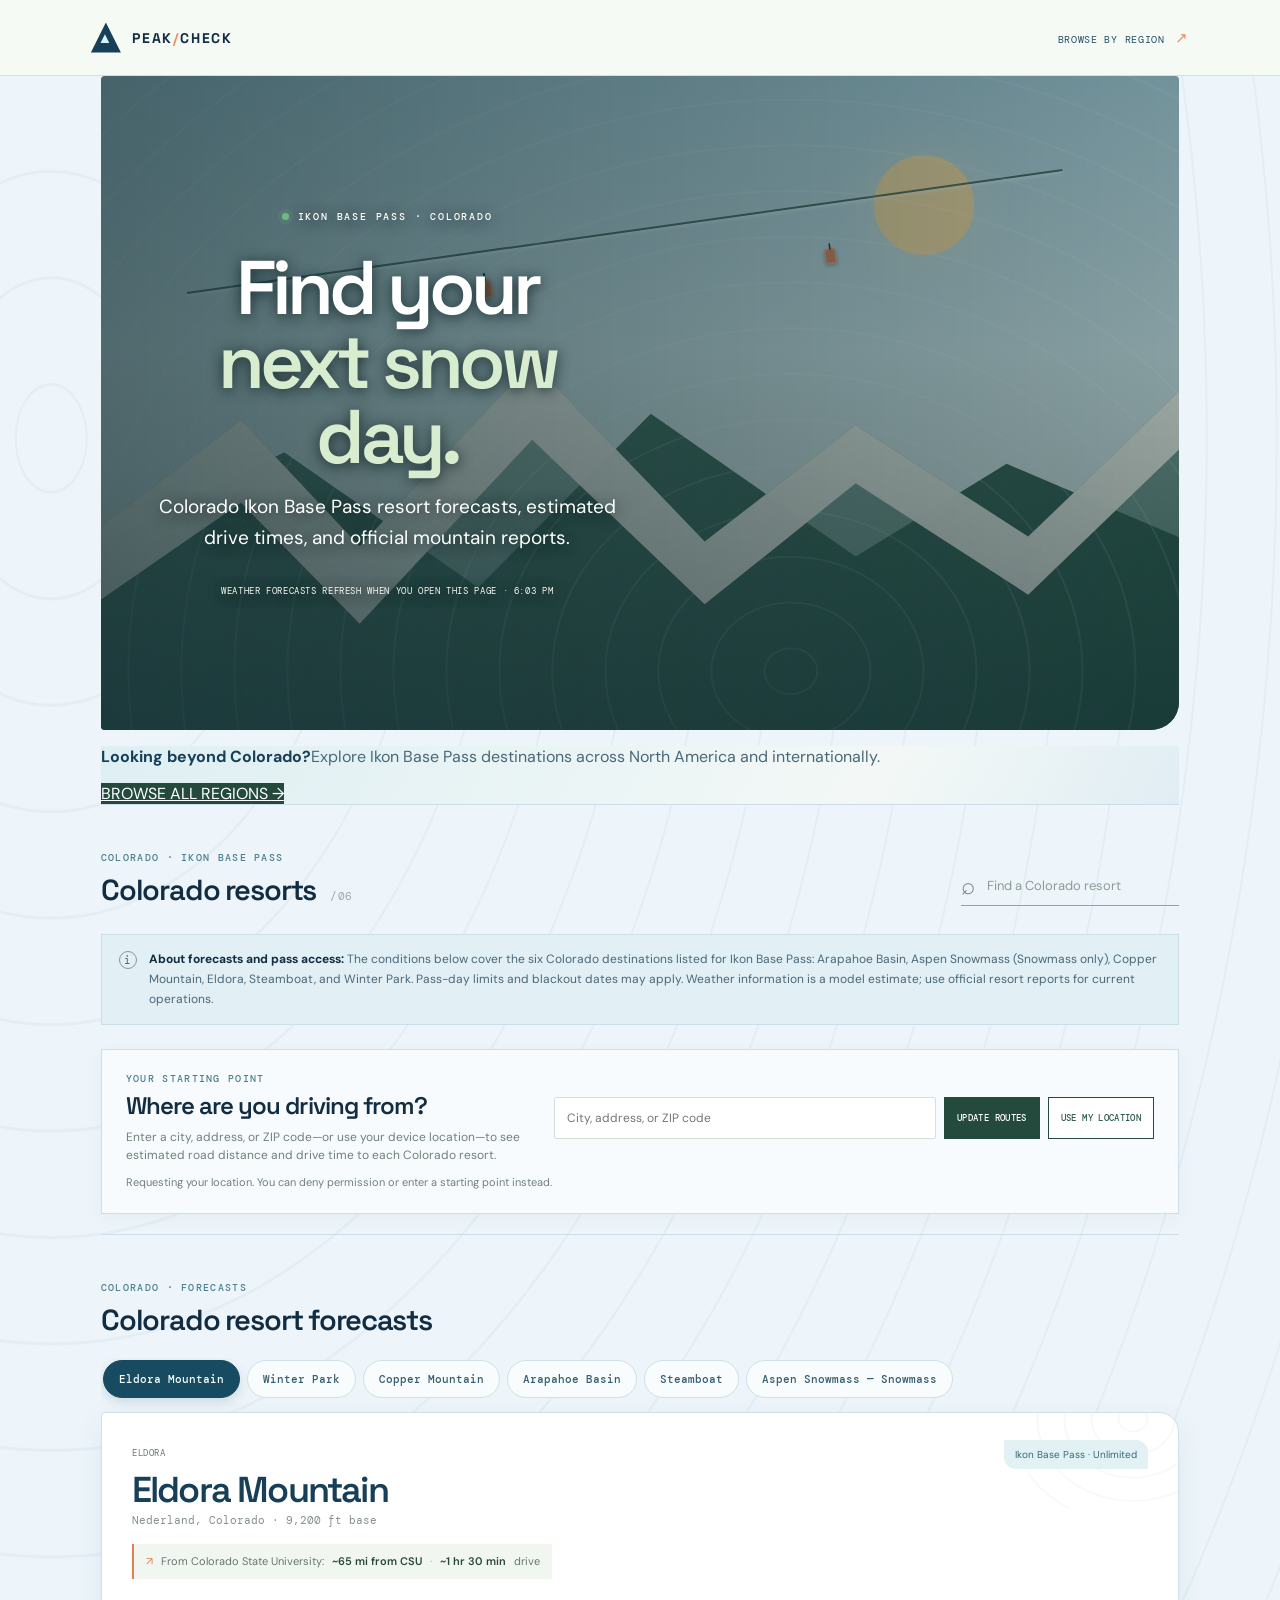
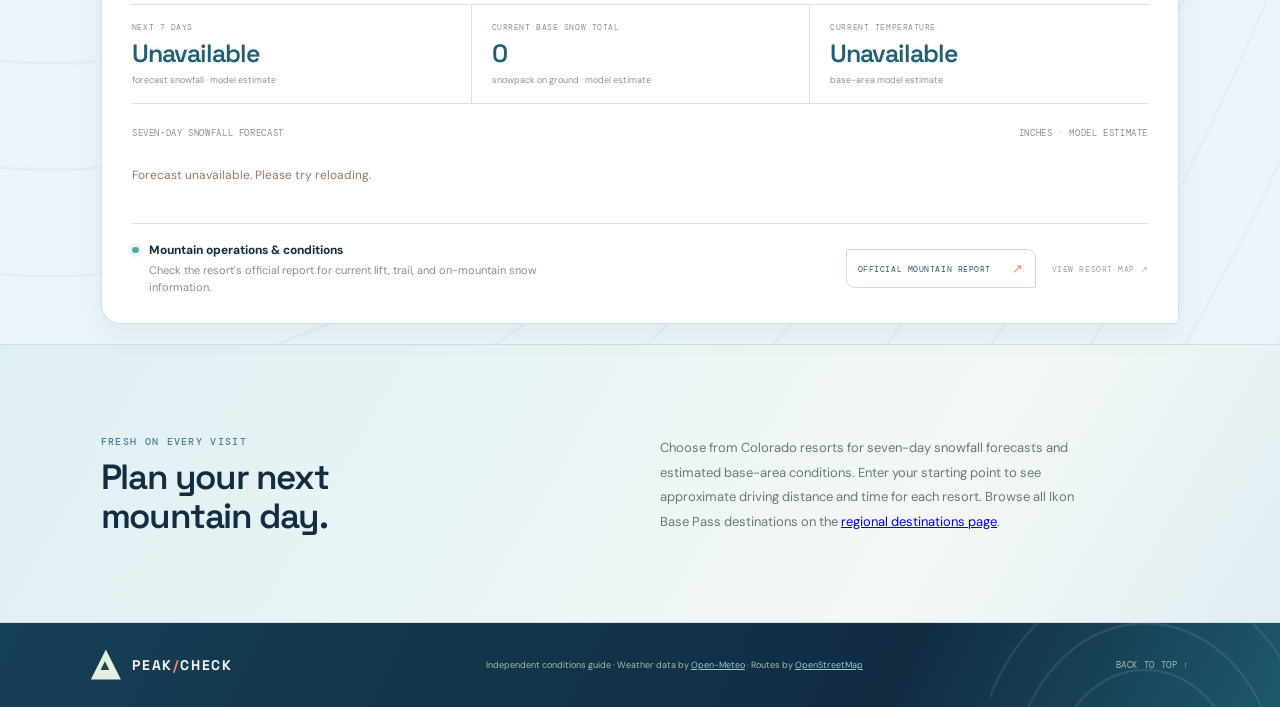
<file: index.html>
<!doctype html>
<html lang="en">
<head>
  <meta charset="utf-8">
  <meta name="viewport" content="width=device-width, initial-scale=1">
  <meta name="theme-color" content="#174b61">
  <meta name="description" content="Colorado Ikon Base Pass resort forecasts, route estimates, and mountain reports.">
  <title>Ikon Base Pass Conditions</title>
  <link rel="manifest" href="manifest.webmanifest">
  <link rel="icon" href="icons/app-icon.svg" type="image/svg+xml">
  <link rel="apple-touch-icon" href="icons/app-icon.svg">
  <link rel="preconnect" href="https://api.open-meteo.com">
  <link rel="preconnect" href="https://nominatim.openstreetmap.org">
  <link rel="preconnect" href="https://router.project-osrm.org">
  <link rel="stylesheet" href="styles.css">
  <link rel="stylesheet" href="resort-tabs.css">
  <link rel="stylesheet" href="mountain-theme.css">
  <link rel="stylesheet" href="resort-distance.css">
  <link rel="stylesheet" href="ikon-directory.css">
  <link rel="stylesheet" href="winter-refresh.css?v=1">
  <link rel="stylesheet" href="hero-illustration.css?v=1">
  <script src="app.js?v=colorado-resort-forecasts-2" defer></script>
  <script src="ikon-base-directory.js?v=regional-forecast-coordinates-1" defer></script>
  <script src="snowfall-visuals.js?v=1" defer></script>
</head>
<body>
  <header class="topbar">
    <a class="brand" href="#top" aria-label="Colorado Ikon Conditions home"><span class="brand-mark">▲</span><span>PEAK<span class="brand-light">/</span>CHECK</span></a>
    <nav aria-label="Main navigation"><a class="pass-link" href="./destinations.html">BROWSE BY REGION <span aria-hidden="true">↗</span></a></nav>
  </header>
  <main id="top">
    <section class="hero">
      <div class="hero-art" aria-hidden="true"><span class="hero-sun"></span><span class="hero-ridge hero-ridge-back"></span><span class="hero-ridge hero-ridge-front"></span><span class="hero-ridge hero-ridge-snow"></span><span class="hero-lift-line"></span><span class="hero-lift-cabin hero-lift-cabin-one"></span><span class="hero-lift-cabin hero-lift-cabin-two"></span></div>
      <div class="hero-copy"><p class="eyebrow"><span class="live-dot"></span> IKON BASE PASS · COLORADO</p><h1>Find your<br><span>next snow day.</span></h1><p class="intro">Colorado Ikon Base Pass resort forecasts, estimated drive times, and official mountain reports.</p><p class="updated">WEATHER FORECASTS REFRESH WHEN YOU OPEN THIS PAGE <span id="updated-at"></span></p></div>
    </section>
    <section class="browse-regions-cta" aria-label="Browse all Ikon destinations"><p><strong>Looking beyond Colorado?</strong>Explore Ikon Base Pass destinations across North America and internationally.</p><a href="./destinations.html">BROWSE ALL REGIONS <span aria-hidden="true">→</span></a></section>
    <section class="toolbar" aria-label="Resort selection"><div><p class="section-kicker">COLORADO · IKON BASE PASS</p><h2>Colorado resorts <span id="resort-count"></span></h2></div><label class="search-wrap"><span aria-hidden="true">⌕</span><input id="search" type="search" placeholder="Find a Colorado resort" aria-label="Search Colorado resorts"></label></section>
    <div class="data-note"><span class="note-icon">i</span><p><strong>About forecasts and pass access:</strong> The conditions below cover the six Colorado destinations listed for Ikon Base Pass: Arapahoe Basin, Aspen Snowmass (Snowmass only), Copper Mountain, Eldora, Steamboat, and Winter Park. Pass-day limits and blackout dates may apply. Weather information is a model estimate; use official resort reports for current operations.</p></div>
    <section class="origin-picker" aria-labelledby="origin-heading"><div class="origin-copy"><p class="section-kicker">YOUR STARTING POINT</p><h2 id="origin-heading">Where are you driving from?</h2><p>Enter a city, address, or ZIP code—or use your device location—to see estimated road distance and drive time to each Colorado resort.</p></div><form id="origin-form" class="origin-form"><label class="visually-hidden" for="origin-input">City, address, or ZIP code</label><input id="origin-input" name="origin" type="text" placeholder="City, address, or ZIP code" autocomplete="street-address"><button class="origin-submit" type="submit">UPDATE ROUTES</button><button id="use-location" class="origin-location" type="button">USE MY LOCATION</button></form><p id="origin-status" class="origin-status" role="status" aria-live="polite">Requesting your location. You can deny permission or enter a starting point instead.</p></section>
    <section class="resort-explorer" aria-label="Colorado resort forecasts"><div class="toolbar"><div><p class="section-kicker">COLORADO · FORECASTS</p><h2 id="local-conditions-heading">Colorado resort forecasts</h2></div></div><div id="resort-tabs" class="resort-tabs" role="tablist" aria-label="Colorado resorts" aria-orientation="horizontal"></div><section id="resort-panel" class="resort-panel" role="tabpanel" aria-live="polite" aria-busy="true"><div class="loading-card">Loading Colorado resort forecasts<span class="loading-dots">...</span></div></section><p id="empty-state" class="empty-state" hidden>No resorts match that search. Try another name.</p></section>
    <section class="how-it-works"><div><p class="section-kicker">FRESH ON EVERY VISIT</p><h2>Plan your next<br>mountain day.</h2></div><p>Choose from Colorado resorts for seven-day snowfall forecasts and estimated base-area conditions. Enter your starting point to see approximate driving distance and time for each resort. Browse all Ikon Base Pass destinations on the <a href="./destinations.html">regional destinations page</a>.</p></section>
  </main>
  <footer><a class="brand footer-brand" href="#top"><span class="brand-mark">▲</span><span>PEAK<span class="brand-light">/</span>CHECK</span></a><span>Independent conditions guide · Weather data by <a href="https://open-meteo.com/" target="_blank" rel="noreferrer">Open-Meteo</a> · Routes by <a href="https://www.openstreetmap.org/copyright" target="_blank" rel="noreferrer">OpenStreetMap</a></span><a href="#top">BACK TO TOP ↑</a></footer>
</body>
</html>
</file>
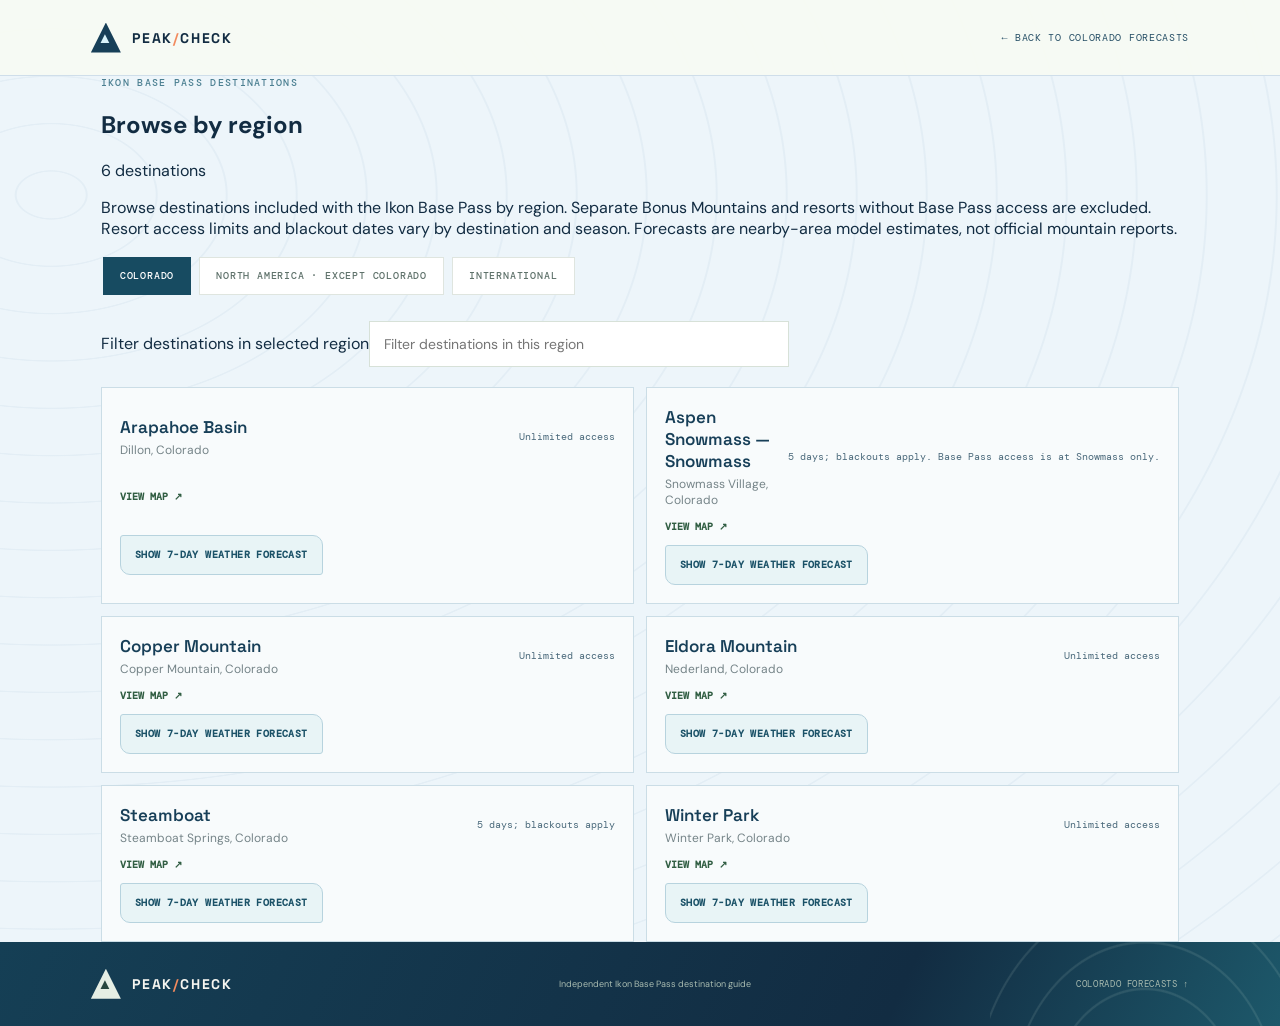
<file: destinations.html>
<!doctype html>
<html lang="en">
<head>
  <meta charset="utf-8">
  <meta name="viewport" content="width=device-width, initial-scale=1">
  <meta name="theme-color" content="#174b61">
  <meta name="description" content="Browse Ikon Base Pass ski destinations by region.">
  <title>Browse by Region · Ikon Base Pass Conditions</title>
  <link rel="manifest" href="manifest.webmanifest">
  <link rel="icon" href="icons/app-icon.svg" type="image/svg+xml">
  <link rel="apple-touch-icon" href="icons/app-icon.svg">
  <link rel="stylesheet" href="styles.css">
  <link rel="stylesheet" href="mountain-theme.css">
  <link rel="stylesheet" href="ikon-directory.css">
  <link rel="stylesheet" href="winter-refresh.css?v=1">
  <script src="ikon-base-directory.js?v=regional-forecast-coordinates-1" defer></script>
  <script src="snowfall-visuals.js?v=1" defer></script>
</head>
<body>
  <header class="topbar">
    <a class="brand" href="./" aria-label="Colorado Ikon Conditions home"><span class="brand-mark">▲</span><span>PEAK<span class="brand-light">/</span>CHECK</span></a>
    <a class="pass-link" href="./">← BACK TO COLORADO FORECASTS</a>
  </header>
  <main>
    <section class="region-directory" aria-labelledby="directory-title">
      <div class="directory-heading"><div><p class="section-kicker">IKON BASE PASS DESTINATIONS</p><h1 id="directory-title">Browse by region</h1></div><p id="directory-count" aria-live="polite"></p></div>
      <p class="base-pass-note">Browse destinations included with the Ikon Base Pass by region. Separate Bonus Mountains and resorts without Base Pass access are excluded. Resort access limits and blackout dates vary by destination and season. Forecasts are nearby-area model estimates, not official mountain reports.</p>
      <div class="region-tabs" role="tablist" aria-label="Resort regions"><button class="region-tab" id="region-colorado" type="button" role="tab" aria-selected="true" aria-controls="ikon-directory" tabindex="0" data-region-tab="colorado">COLORADO</button><button class="region-tab" id="region-north-america" type="button" role="tab" aria-selected="false" aria-controls="ikon-directory" tabindex="-1" data-region-tab="northAmerica">NORTH AMERICA · EXCEPT COLORADO</button><button class="region-tab" id="region-international" type="button" role="tab" aria-selected="false" aria-controls="ikon-directory" tabindex="-1" data-region-tab="international">INTERNATIONAL</button></div>
      <label class="visually-hidden" for="directory-search">Filter destinations in selected region</label><input id="directory-search" class="directory-search" type="search" placeholder="Filter destinations in this region">
      <div id="ikon-directory" class="ikon-directory" role="tabpanel" aria-labelledby="region-colorado"></div><p id="directory-empty" class="directory-empty" hidden>No destinations match your search.</p>
    </section>
  </main>
  <footer><a class="brand footer-brand" href="./"><span class="brand-mark">▲</span><span>PEAK<span class="brand-light">/</span>CHECK</span></a><span>Independent Ikon Base Pass destination guide</span><a href="./">COLORADO FORECASTS ↑</a></footer>
</body>
</html>
</file>
<file: styles.css>
@import url('https://fonts.googleapis.com/css2?family=DM+Mono:wght@400;500&family=DM+Sans:wght@400;500;600;700&family=Space+Grotesk:wght@400;500;600;700&display=swap');
:root{--ink:#112b31;--muted:#758488;--paper:#f5f5f0;--white:#fff;--line:#e4e8e4;--orange:#f2784b;--green:#a6d9a8;--mono:'DM Mono',monospace;--sans:'DM Sans',sans-serif;--display:'Space Grotesk',sans-serif}
*{box-sizing:border-box}html{scroll-behavior:smooth}body{margin:0;background:var(--paper);color:var(--ink);font-family:var(--sans);-webkit-font-smoothing:antialiased}.topbar{height:76px;padding:0 7.1%;display:flex;align-items:center;justify-content:space-between;border-bottom:1px solid #e8e9e3;background:var(--paper)}.brand{display:flex;align-items:center;gap:11px;color:var(--ink);font:700 14px var(--display);letter-spacing:.13em;text-decoration:none}.brand-mark{display:grid;place-items:center;width:30px;height:30px;background:var(--ink);color:var(--green);font-size:15px;clip-path:polygon(50% 0,100% 100%,0 100%)}.brand-light{color:var(--orange)}.pass-link,.section-kicker,.eyebrow,.updated,.resort-tag,.metric-label,.forecast-heading,.live-heading,.live-stats>div>span,.report-link,.map-link,footer>a:last-child{font-family:var(--mono);letter-spacing:.07em}.pass-link{font-size:10px;color:var(--ink);text-decoration:none}.pass-link span{color:var(--orange);font-size:15px;margin-left:4px}main{max-width:1260px;margin:auto;padding:0 7.1%}.hero{height:400px;display:grid;grid-template-columns:1fr .95fr;align-items:center;position:relative;overflow:hidden}.hero-copy{padding:42px 0;z-index:2}.eyebrow,.section-kicker{font-size:10px;font-weight:500;letter-spacing:.13em}.eyebrow{display:flex;align-items:center;gap:9px;color:#52686a}.live-dot,.report-dot{display:inline-block;width:7px;height:7px;border-radius:50%;background:#71b982;box-shadow:0 0 0 4px #71b98220}.hero h1{font:600 clamp(48px,6.1vw,76px)/.98 var(--display);letter-spacing:-.065em;margin:28px 0 16px}.hero h1 span{color:#718582}.intro{max-width:385px;color:#5d6e70;font-size:15px;line-height:1.75}.updated{margin-top:32px;color:#758488;font-size:9px}.hero-art{height:300px;position:relative;overflow:hidden;background:linear-gradient(180deg,#c7dcd5 0%,#e0e9dd 69%,#f5f5f0 100%);align-self:end;margin-bottom:0}.sun{position:absolute;width:62px;height:62px;border-radius:50%;background:#f4a16d;top:50px;right:22%;opacity:.9}.ridge{position:absolute;bottom:0;width:0;height:0}.ridge-back{left:-12%;border-left:250px solid transparent;border-right:230px solid transparent;border-bottom:195px solid #96b5ae}.ridge-front{left:28%;border-left:225px solid transparent;border-right:250px solid transparent;border-bottom:242px solid #426d6a}.ridge-snow{left:32%;bottom:210px;width:0;height:0;border-left:46px solid transparent;border-right:46px solid transparent;border-bottom:43px solid #eef2e8;transform:rotate(7deg)}.art-label{position:absolute;right:18px;bottom:17px;font:10px/1.7 var(--mono);letter-spacing:.12em;color:#3f6260}.toolbar{display:flex;align-items:end;justify-content:space-between;padding:46px 0 22px;border-top:1px solid #dfe4de}.section-kicker{color:#778984;margin:0 0 10px}.toolbar h2,.how-it-works h2{font:600 29px/1.1 var(--display);letter-spacing:-.04em;margin:0}.toolbar h2 span{font:11px var(--mono);letter-spacing:.05em;color:#9daaa5;margin-left:8px}.search-wrap{width:218px;height:40px;border-bottom:1px solid #aebbb4;display:flex;align-items:center;gap:10px;color:#758488}.search-wrap>span{font-size:24px;line-height:1}.search-wrap input{min-width:0;width:100%;border:0;outline:none;background:transparent;color:var(--ink);font:13px var(--sans)}.search-wrap input::placeholder{color:#8e9a95}.data-note{display:flex;align-items:start;gap:12px;padding:15px 17px;margin:6px 0 24px;background:#e9efea;border:1px solid #dce5dc;color:#546865;font-size:12px;line-height:1.65}.data-note p{margin:0}.data-note strong{color:var(--ink)}.note-icon{flex:0 0 18px;height:18px;border:1px solid #879991;border-radius:50%;display:grid;place-items:center;font:11px var(--mono);margin-top:1px}.resort-grid{display:grid;grid-template-columns:repeat(3,minmax(0,1fr));gap:16px}.resort-card{background:var(--white);border:1px solid #e8ebe6;padding:20px 20px 15px;min-width:0;box-shadow:0 3px 12px #203b3110;transition:transform .2s,box-shadow .2s}.resort-card:hover{transform:translateY(-3px);box-shadow:0 9px 22px #203b3118}.card-top{display:flex;justify-content:space-between;align-items:center;gap:8px}.resort-tag{font-size:9px;color:#657974}.pass-tag{font-size:9px;color:#67806e;background:#edf5eb;padding:6px 8px;white-space:nowrap}.resort-card h3{font:600 23px var(--display);letter-spacing:-.045em;margin:18px 0 3px}.elevation{font:10px var(--mono);color:#82908c;margin:0}.elevation span{color:#c3cac5}.snow-summary{display:grid;grid-template-columns:1fr 1fr;margin:21px 0 18px;padding:15px 0;border-top:1px solid var(--line);border-bottom:1px solid var(--line)}.snow-summary>div{display:flex;flex-direction:column;gap:3px}.snow-summary .depth{padding-left:15px;border-left:1px solid var(--line)}.metric-label{font-size:8px;color:#879691}.snow-summary strong{font:600 27px var(--display);letter-spacing:-.04em}.depth strong{font-size:17px;margin:5px 0}.metric-caption{font-size:9px;color:#87928d}.forecast-heading{display:flex;justify-content:space-between;color:#86938d;font-size:8px;margin-bottom:9px}.forecast-list{display:grid;grid-template-columns:repeat(7,1fr);gap:3px}.forecast-day{display:flex;flex-direction:column;gap:7px;min-width:0}.forecast-day>span{font:8px var(--mono);color:#83908b;white-space:nowrap}.forecast-day strong{font:500 11px var(--mono);color:#294c45}.forecast-day small{font-size:8px;color:#89958f}.forecast-unavailable{grid-column:1/-1;color:#9a7565;font-size:11px;padding:4px 0}.live-report{margin:19px -20px 0;padding:13px 20px 0;border-top:1px solid var(--line)}.live-heading{display:flex;align-items:center;gap:8px;font-size:8px;color:#526b61}.report-dot{width:6px;height:6px;box-shadow:none}.live-stats{display:grid;grid-template-columns:repeat(3,1fr);padding:11px 0}.live-stats>div{display:flex;flex-direction:column;gap:5px}.live-stats>div>span{font-size:7px;color:#9aa59f}.live-stats strong{font:500 10px var(--sans);color:#71817a}.report-link{display:flex;align-items:center;justify-content:space-between;border:1px solid #dce6db;padding:10px 11px;color:#365b48;text-decoration:none;font-size:8px;transition:background .15s}.report-link:hover{background:#edf5eb}.report-link span{font-size:13px;color:var(--orange)}.map-link{display:block;text-align:right;font-size:8px;color:#9aa39e;text-decoration:none;margin-top:12px}.map-link:hover{color:var(--ink)}.loading-card{grid-column:1/-1;padding:52px;text-align:center;background:#fff;color:#6a7a74;font-size:14px}.loading-dots{color:var(--orange);animation:pulse 1s infinite}@keyframes pulse{50%{opacity:.2}}.empty-state{padding:32px 0;color:#758488}.how-it-works{display:grid;grid-template-columns:1fr 1fr;gap:40px;align-items:center;padding:79px 0 75px}.how-it-works h2{font-size:35px}.how-it-works>p{max-width:440px;color:#687a75;font-size:13px;line-height:1.9}footer{min-height:84px;padding:20px 7.1%;display:flex;justify-content:space-between;align-items:center;gap:20px;background:#102b31;color:#c5d3ca}footer .brand{color:#f5f5f0}footer .brand-mark{background:#e5eee4;color:#27463e}footer>span,footer>a:last-child{font-size:9px;color:#a8bbb0}footer>span a{color:var(--green)}footer>a:last-child{text-decoration:none}
@media(max-width:900px){main{padding:0 5%}.topbar{padding:0 5%}.resort-grid{grid-template-columns:repeat(2,minmax(0,1fr))}.hero{height:370px}.hero-art{height:260px}.resort-card{padding:18px}.live-report{margin-left:-18px;margin-right:-18px;padding-left:18px;padding-right:18px}footer{padding:20px 5%}}
@media(max-width:600px){.topbar{height:64px}.pass-link{font-size:8px}.hero{height:auto;min-height:440px;display:block;padding-top:43px}.hero-copy{padding:0}.hero h1{font-size:58px;margin:23px 0 13px}.intro{font-size:13px;max-width:310px}.updated{font-size:8px;margin-top:22px}.hero-art{position:absolute;right:-5%;bottom:0;width:83%;height:205px;opacity:.85}.sun{width:42px;height:42px;top:35px}.ridge-back{border-left-width:180px;border-right-width:170px;border-bottom-width:130px}.ridge-front{border-left-width:165px;border-right-width:180px;border-bottom-width:160px}.ridge-snow{bottom:134px}.toolbar{padding-top:32px;align-items:start;gap:15px;flex-direction:column}.toolbar h2{font-size:26px}.search-wrap{width:100%}.resort-grid{grid-template-columns:1fr;gap:12px}.resort-card{padding:19px}.live-report{margin-left:-19px;margin-right:-19px;padding-left:19px;padding-right:19px}.how-it-works{grid-template-columns:1fr;gap:13px;padding:54px 0}.how-it-works h2{font-size:31px}.how-it-works>p{margin:0}footer{align-items:flex-start;flex-wrap:wrap;padding:22px 5%}footer>span{order:3;width:100%}}
</file>
<file: resort-tabs.css>
/* Resort tabs and detail panel */
.resort-explorer{margin-bottom:20px}.resort-tabs{display:flex;gap:7px;overflow-x:auto;padding:2px 2px 14px;scrollbar-width:thin;scrollbar-color:#b9c9bd transparent}.resort-tab{flex:0 0 auto;padding:11px 15px;border:1px solid #dfe5df;background:#fff;color:#5f726b;font:500 11px var(--mono);cursor:pointer;transition:background .15s,color .15s,border-color .15s}.resort-tab:hover{border-color:#9bb7a4;color:var(--ink)}.resort-tab[aria-selected="true"]{border-color:var(--ink);background:var(--ink);color:#f5f5f0}.resort-tab:focus-visible,.detail-links a:focus-visible{outline:3px solid #f2784b;outline-offset:3px}.resort-panel{min-height:330px;padding:27px 30px;background:#fff;border:1px solid #e8ebe6;box-shadow:0 3px 12px #203b3110}.detail-header{display:flex;align-items:flex-start;justify-content:space-between;gap:20px}.detail-header h3{margin:10px 0 3px;font:600 clamp(27px,4vw,36px)/1.1 var(--display);letter-spacing:-.05em}.detail-subtitle{margin:0;color:#82908c;font:11px var(--mono)}.detail-pass-tag{padding:8px 11px;background:#edf5eb;color:#54735d;font-size:10px;white-space:nowrap}.detail-overview{display:grid;grid-template-columns:repeat(3,minmax(0,1fr));margin:25px 0 23px;border-top:1px solid var(--line);border-bottom:1px solid var(--line)}.detail-stat{display:flex;flex-direction:column;gap:5px;padding:17px 18px 17px 0}.detail-stat+.detail-stat{padding-left:20px;border-left:1px solid var(--line)}.detail-stat strong{font:600 25px var(--display);letter-spacing:-.04em}.detail-forecast-heading{display:flex;justify-content:space-between;color:#86938d;font:9px var(--mono);letter-spacing:.07em;margin-bottom:12px}.detail-forecast-list{display:grid;grid-template-columns:repeat(7,minmax(0,1fr));gap:10px}.detail-forecast-day{display:flex;flex-direction:column;gap:10px;min-width:0;padding:12px 10px;background:#f5f7f3}.detail-forecast-day>span{font:10px var(--mono);color:#83908b;white-space:nowrap}.detail-forecast-day strong{font:500 16px var(--mono);color:#294c45}.detail-forecast-day small{font-size:10px;color:#89958f}.forecast-unavailable{grid-column:1/-1;color:#9a7565;font-size:12px}.detail-footer{display:flex;justify-content:space-between;align-items:center;gap:20px;margin-top:24px;padding-top:18px;border-top:1px solid var(--line)}.report-copy{display:flex;align-items:flex-start;gap:10px}.report-copy .report-dot{flex:0 0 7px;margin-top:5px}.report-copy>div{display:flex;flex-direction:column;gap:4px}.report-copy strong{font-size:12px;color:var(--ink)}.report-copy>div>span{max-width:440px;color:#82908c;font-size:11px;line-height:1.55}.detail-links{display:flex;align-items:center;gap:16px}.detail-links .report-link{min-width:190px}.detail-links .map-link{margin:0;white-space:nowrap}.resort-panel[hidden],.resort-tabs[hidden]{display:none}.resort-panel .loading-card{min-height:250px;display:grid;place-content:center}
@media(max-width:700px){.resort-panel{padding:21px 18px}.detail-footer{align-items:flex-start;flex-direction:column}.detail-links{width:100%;justify-content:space-between}.detail-links .report-link{min-width:0;flex:1}.detail-forecast-list{gap:5px}.detail-forecast-day{padding:10px 5px}.detail-forecast-day>span{font-size:8px}.detail-forecast-day strong{font-size:13px}}
@media(max-width:460px){.resort-tab{padding:10px 12px;font-size:10px}.detail-header{flex-direction:column;gap:12px}.detail-pass-tag{white-space:normal}.detail-overview{grid-template-columns:1fr;margin:18px 0}.detail-stat{padding:12px 0}.detail-stat+.detail-stat{padding-left:0;border-left:0;border-top:1px solid var(--line)}.detail-stat strong{font-size:22px}.detail-forecast-heading{font-size:8px}.detail-forecast-list{grid-template-columns:repeat(4,minmax(0,1fr))}.detail-forecast-day>span{font-size:9px}.detail-links{align-items:stretch;flex-direction:column;gap:12px}.detail-links .report-link{flex:auto}.detail-links .map-link{text-align:right}}
</file>
<file: mountain-theme.css>
/* Alpine visual layer: snowy slopes, evergreen accents, and subtle contour lines. */
:root{--ink:#16332f;--paper:#edf2ed;--line:#d7e1d8;--green:#acd0a6;--orange:#df8057}
body{background-color:#edf2ed;background-image:repeating-radial-gradient(ellipse at 4% 19%,transparent 0 34px,#dce6dc55 35px 36px,transparent 37px 70px)}
.topbar{background:#f4f6f1eF;border-bottom-color:#d6e0d7}
.brand-mark{background:#234b3e;color:#d9ebcb}
.hero{isolation:isolate}
.hero:before{content:"";position:absolute;inset:0;z-index:-1;background:linear-gradient(115deg,#edf2ed 0%,#edf2ed 43%,#e0eae2 100%);opacity:.82}
.hero-copy{padding-left:clamp(0px,2vw,24px)}
.hero h1 span{color:#648477}
.hero-art{border-radius:48% 48% 0 0/24% 24% 0 0;background:linear-gradient(180deg,#b7d2d5 0%,#dce9e3 65%,#eef2ed 100%)}
.hero-art:before{content:"";position:absolute;inset:0;background:repeating-radial-gradient(ellipse at 64% 91%,transparent 0 25px,#ffffff20 26px 27px,transparent 28px 53px);z-index:2;pointer-events:none}
.ridge-back{border-bottom-color:#9bb8a9}
.ridge-front{border-bottom-color:#3d6c5a}
.ridge-snow{filter:drop-shadow(0 4px 2px #31564c22)}
.art-label{z-index:3;color:#315d50}
.toolbar{border-top-color:#cddacf}
.section-kicker{color:#668276}
.search-wrap{border-bottom-color:#91aa9c}
.search-wrap:focus-within{border-bottom-color:#df8057}
.data-note{background:#e5eee5;border-color:#d2e0d2;color:#526b60}
.resort-tab{border-radius:999px;background:#f8faf6;border-color:#d6e1d7;color:#49675b}
.resort-tab:hover{background:#edf5eb;border-color:#91af98}
.resort-tab[aria-selected="true"]{background:#244a3d;border-color:#244a3d;color:#f6f7ef;box-shadow:0 4px 12px #16332f24}
.resort-panel{position:relative;overflow:hidden;border:1px solid #d6e1d7;border-radius:4px 20px 4px 20px;box-shadow:0 10px 28px #294b3712}
.resort-panel:after{content:"";position:absolute;right:-60px;top:-84px;width:210px;height:180px;pointer-events:none;opacity:.34;background:repeating-radial-gradient(ellipse at center,transparent 0 13px,#b6cbb955 14px 15px,transparent 16px 27px)}
.detail-header,.detail-overview,.detail-forecast-heading,.detail-forecast-list,.detail-footer,.official-operations{position:relative;z-index:1}
.detail-header h3{color:#1b3d33}
.detail-pass-tag{border-radius:2px 12px 2px 12px;background:#e8f1e5;color:#466d51}
.detail-stat strong{color:#234a3c}
.detail-forecast-day{border-radius:2px 10px 2px 10px;background:linear-gradient(155deg,#f3f7f1,#eaf1e9)}
.detail-forecast-day strong{color:#315d4c}
.report-link{border-radius:2px 9px 2px 9px;border-color:#c8d9c9;color:#315e43}
.report-link:hover{background:#e9f2e6}
.report-dot{background:#76a984;box-shadow:0 0 0 4px #76a98420}
.how-it-works{position:relative}
.how-it-works:before{content:"";position:absolute;left:-9vw;right:-9vw;top:0;bottom:0;z-index:-1;background:linear-gradient(120deg,#e5ede5,#f3f5ef 72%,#e7efe6);border-top:1px solid #d6e0d6;border-bottom:1px solid #d6e0d6}
footer{background:linear-gradient(115deg,#173b32,#102b31 70%,#254b3b);position:relative;overflow:hidden}
footer:after{content:"";position:absolute;right:-20px;bottom:-80px;width:310px;height:190px;opacity:.11;background:repeating-radial-gradient(ellipse at 50% 100%,transparent 0 18px,#d7e9d8 19px 20px,transparent 21px 38px);pointer-events:none}
footer>*{position:relative;z-index:1}
@media(max-width:600px){.hero-art{border-radius:45% 45% 0 0/18% 18% 0 0}.resort-tabs{scrollbar-color:#9eb8a4 transparent}}
@media(prefers-reduced-motion:no-preference){.resort-tab,.report-link{transition:transform .18s ease,background .18s ease,color .18s ease,border-color .18s ease}.resort-tab:hover{transform:translateY(-2px)}}
</file>
<file: resort-distance.css>
/* CSU resort drive estimates */
.distance-note{display:inline-flex;align-items:center;gap:8px;flex-wrap:wrap;margin:17px 0 0;padding:9px 12px;border-left:2px solid #df8057;background:#f2f6f0;color:#65776e;font-size:11px;line-height:1.5}.distance-note>span:first-child{color:#df8057}.distance-note strong{color:#27483c;font-weight:600}.distance-separator{color:#9aa8a0}
.origin-picker{display:grid;grid-template-columns:minmax(220px,.8fr) minmax(0,1.2fr);gap:10px 28px;align-items:center;margin:0 0 20px;padding:22px 24px;background:#fff;border:1px solid #e1e8e0;box-shadow:0 5px 18px #203b3109}.origin-copy .section-kicker{margin:0 0 7px}.origin-copy h2{margin:0;font:600 clamp(18px,2.4vw,24px)/1.2 var(--display);letter-spacing:-.04em}.origin-copy>p:last-child{margin:7px 0 0;color:#718079;font-size:12px;line-height:1.5}.origin-form{display:grid;grid-template-columns:minmax(150px,1fr) auto auto;gap:8px}.origin-form input{min-width:0;padding:12px;border:1px solid #d5dfd6;border-radius:2px;color:var(--ink);font:12px var(--sans)}.origin-form input:focus{outline:2px solid #8eae98;outline-offset:1px}.origin-form button{padding:10px 12px;border:1px solid #244a3d;background:#244a3d;color:#fff;font:500 9px var(--mono);letter-spacing:.04em;cursor:pointer}.origin-form .origin-location{background:#fff;color:#315d4c}.origin-form button:hover{filter:brightness(.94)}.origin-form button:disabled{opacity:.55;cursor:wait}.origin-status{grid-column:1/-1;margin:0;color:#718079;font-size:11px;line-height:1.5}.origin-status[data-state="error"]{color:#9b4d38}.origin-status[data-state="success"]{color:#315d4c}.origin-status[data-state="loading"]{color:#8a6546}.visually-hidden{position:absolute;width:1px;height:1px;padding:0;margin:-1px;overflow:hidden;clip:rect(0,0,0,0);white-space:nowrap;border:0}
@media(max-width:700px){.origin-picker{grid-template-columns:1fr;padding:18px}.origin-form{grid-template-columns:1fr 1fr}.origin-form input{grid-column:1/-1}.origin-form button{font-size:8px;padding:10px 8px}}
@media(max-width:500px){.distance-note{font-size:10px;gap:6px}.origin-form{grid-template-columns:1fr}.origin-form input{grid-column:auto}}
</file>
<file: ikon-directory.css>
/* Regional destination cards and on-demand seven-day weather forecasts. */
.region-tabs{display:flex;gap:8px;overflow-x:auto;margin:0 0 16px;padding:2px 2px 10px}.region-tab{flex:0 0 auto;padding:12px 16px;border:1px solid #dfe5df;background:#fff;color:#5f726b;font:500 10px/1.2 var(--mono);letter-spacing:.08em;cursor:pointer}.region-tab[aria-selected="true"]{background:#244a3d;border-color:#244a3d;color:#fff}.directory-search{width:min(100%,420px);height:46px;margin:0 0 20px;padding:0 14px;border:1px solid #d7e1d8;background:#fff;color:var(--ink);font:14px var(--sans)}.ikon-directory{display:grid;grid-template-columns:repeat(2,minmax(0,1fr));gap:12px}.ikon-destination{display:grid;grid-template-columns:minmax(0,1fr) auto;align-items:center;gap:12px;padding:18px;border:1px solid #d7e1d8;background:#f8faf6}.ikon-destination-main h3{margin:0 0 4px;color:#1b3d33;font:600 17px var(--display)}.ikon-destination-main p{margin:0;color:#758488;font-size:12px}.ikon-access{color:#526b60;font:10px/1.4 var(--mono);text-align:right}.ikon-destination>a{color:#315e43;font:600 10px var(--mono);text-decoration:none}.ikon-destination>a:hover{text-decoration:underline}.destination-forecast-toggle{grid-column:1/-1;justify-self:start;min-height:40px;padding:10px 14px;border:1px solid #b8ccbc;border-radius:3px 10px 3px 10px;background:#edf4ec;color:#244a3d;font:700 10px var(--mono);letter-spacing:.04em;cursor:pointer}.destination-forecast-toggle:hover,.destination-forecast-toggle:focus-visible{background:#244a3d;color:#fff;outline:2px solid #df8057;outline-offset:2px}.destination-forecast{grid-column:1/-1;padding:14px;border:1px solid #d7e1d8;background:#fff}.destination-forecast[hidden]{display:none}.destination-forecast-current{display:flex;flex-wrap:wrap;gap:8px 18px;margin-bottom:12px;color:#315d4c;font:600 12px var(--sans)}.destination-forecast-current span{color:#758488;font-weight:400}.destination-forecast-days{display:grid;grid-template-columns:repeat(7,minmax(70px,1fr));gap:6px;overflow-x:auto}.destination-forecast-day{display:grid;gap:6px;min-width:70px;padding:10px 8px;background:linear-gradient(155deg,#f3f7f1,#eaf1e9);color:#526b60;font:10px var(--mono)}.destination-forecast-day strong{color:#315d4c;font-size:13px}.destination-forecast-day small{font-size:9px;font-weight:400}.destination-forecast-note,.destination-forecast-status{margin:12px 0 0;color:#758488;font:11px/1.5 var(--sans)}
@media(max-width:680px){.ikon-directory{grid-template-columns:1fr}.directory-heading{align-items:flex-start;flex-direction:column}.directory-search{width:100%}.ikon-destination{padding:13px}.destination-forecast-days{grid-template-columns:repeat(7,minmax(76px,1fr))}}
</file>
<file: winter-refresh.css>
/* Winter refresh: glacier blue, deep alpine navy, and bright snow accents. */
:root{--ink:#122c42;--muted:#60778a;--paper:#edf5fa;--white:#fff;--line:#d3e2ec;--orange:#f28a5d;--green:#9bc9d4;--ice:#b9e8f4;--pine:#174b61;--display:'Space Grotesk',sans-serif;--sans:'DM Sans',sans-serif}
body{background-color:#edf5fa;background-image:repeating-radial-gradient(ellipse at 4% 19%,transparent 0 34px,#cfdfeb55 35px 36px,transparent 37px 70px);color:var(--ink)}
.topbar{background:#f7fbf4f2;border-bottom-color:#cfdeea}
.brand-mark{background:#173f58;color:#d9f3fa}
.pass-link{color:#254e65}
.hero:before{background:linear-gradient(115deg,#eef6fa 0%,#eef6fa 43%,#dcebf2 100%)}
.hero h1 span{color:#3f8196}
.hero-art{background:linear-gradient(180deg,#9dcbd9 0%,#d9edf1 65%,#edf5fa 100%)}
.ridge-back{border-bottom-color:#8cbbc9}.ridge-front{border-bottom-color:#265d70}
.toolbar{border-top-color:#cddde7}.section-kicker{color:#4b7f91}
.search-wrap{border-bottom-color:#80a8b8}.search-wrap:focus-within{border-bottom-color:#f28a5d}
.data-note{background:#e2eff4;border-color:#cbdfe8;color:#49687a}
.origin-picker{border-color:#cfdeea;background:#f7fbfd}
.origin-submit,.origin-location{background:#1b5268;border-color:#1b5268}.origin-submit:hover,.origin-location:hover{background:#286c80}
.resort-tab{background:#f8fcfd;border-color:#d0e0e8;color:#385d70}.resort-tab:hover{background:#e7f4f7;border-color:#80b5c3}
.resort-tab[aria-selected="true"]{background:#174b61;border-color:#174b61;color:#f6fcfd;box-shadow:0 4px 12px #163c4f26}
.resort-panel{border-color:#d0e0e8;box-shadow:0 10px 28px #234d6014}.detail-header h3{color:#173f58}
.detail-pass-tag{background:#e2f1f3;color:#326b79}.detail-stat strong,.detail-forecast-day strong{color:#1e6076}
.detail-forecast-day{background:linear-gradient(155deg,#f3fafb,#e5f1f5)}
.report-link{border-color:#c8dce4;color:#235e71}.report-link:hover{background:#e2f1f4}.report-dot{background:#56a6a6;box-shadow:0 0 0 4px #56a6a620}
.browse-regions-cta{border-color:#c5dce5;background:linear-gradient(120deg,#deeff3,#f3f8f6 72%,#e0edf3)}
.browse-regions-cta p{color:#49687a}.browse-regions-cta strong{color:#173f58}.browse-regions-cta a{background:#244a3d;color:#fff}.browse-regions-cta a:hover{background:#315e4b;color:#fff}
.browse-regions-cta a:focus-visible{outline:3px solid #f28a5d;outline-offset:3px}
.region-tabs .region-tab[aria-selected="true"]{background:#174b61;border-color:#174b61}
.ikon-destination{border-color:#cbdde6;background:#f8fbfc}.ikon-destination-main h3{color:#173f58}.ikon-access{color:#49687a}
.destination-forecast-toggle{border-color:#b7d3de;background:#e8f4f6;color:#1b5268}.destination-forecast-toggle:hover,.destination-forecast-toggle:focus-visible{background:#174b61}
.destination-forecast{border-color:#cfdee7}.destination-forecast-day{background:linear-gradient(155deg,#f2f9fb,#e4f1f5)}.destination-forecast-day strong{color:#1e6076}
.how-it-works:before{background:linear-gradient(120deg,#deeff3,#f3f8f6 72%,#e0edf3);border-color:#cfdeea}
footer{background:linear-gradient(115deg,#153f55,#122c42 70%,#1d586a)}

/* Snowfall chart summaries are added only when at least one forecast day predicts snow. */
.snowfall-visual{display:flex;align-items:center;gap:12px;margin:12px 0;padding:12px 14px;border:1px solid #c4e1e9;border-radius:4px 14px 4px 14px;background:linear-gradient(105deg,#e4f6fa,#f6fbfc);color:#1c566c}
.snowfall-visual-copy{flex:0 0 auto;min-width:118px}.snowfall-visual-copy strong{display:block;font:700 12px/1.35 var(--sans);color:#174b61}.snowfall-visual-copy span{display:block;margin-top:3px;color:#607b8b;font:10px/1.4 var(--mono)}
.snowfall-bars{display:grid;grid-template-columns:repeat(7,minmax(18px,1fr));align-items:end;gap:6px;flex:1;min-width:130px;height:42px}.snowfall-bar-day{display:flex;flex-direction:column;align-items:center;justify-content:flex-end;gap:3px;height:100%;color:#648295;font:9px var(--mono)}
.snowfall-bar{width:min(100%,18px);height:calc(4px + var(--snowfall-level)*25px);min-height:4px;border-radius:5px 5px 2px 2px;background:linear-gradient(180deg,#81d5e8,#2c8eaa);box-shadow:0 2px 5px #347e9430}.snowfall-bar-day[data-snow="true"] .snowfall-bar{background:linear-gradient(180deg,#a4e8f3,#2587a4)}
.snowfall-bar-day:not([data-snow="true"]) .snowfall-bar{background:#cfdee5;box-shadow:none}.snowfall-flake{color:#2085a0;font-size:12px;line-height:1}.snowfall-visual[hidden]{display:none}
@media(max-width:600px){.snowfall-visual{align-items:flex-start;flex-direction:column;gap:8px}.snowfall-bars{width:100%;height:38px}.snowfall-visual-copy{min-width:0}}
@media(prefers-reduced-motion:no-preference){.snowfall-bar{transition:height .25s ease}}
</file>
<file: hero-illustration.css>
/* Illustrated alpine hero; copy sits above a darkened overlay for strong contrast. */
.hero{position:relative;isolation:isolate;display:grid;place-items:center;min-height:clamp(390px,46vw,560px);height:auto;padding:clamp(48px,8vw,88px) 20px;overflow:hidden;border-radius:4px 4px 28px 4px;text-align:center;background:linear-gradient(180deg,#b9d7dd 0%,#dce9e3 54%,#e9eee7 100%)}
.hero:after{content:"";position:absolute;inset:0;z-index:1;background:linear-gradient(90deg,#102b31a6 0%,#102b3180 48%,#102b3159 100%),linear-gradient(0deg,#102b3166,transparent 58%);pointer-events:none}
.hero-art{position:absolute!important;inset:0!important;z-index:0;width:100%!important;height:100%!important;display:block!important;overflow:hidden;background:linear-gradient(180deg,#a8cbd5 0%,#d5e5e3 60%,#edf0e7 100%)!important;border-radius:0!important}
.hero-art>*{position:absolute;display:block!important}
.hero-sun{width:clamp(58px,8vw,100px);height:clamp(58px,8vw,100px);top:12%;right:19%;border-radius:50%;background:#f5d89b;box-shadow:0 0 52px #f7e4b85c}
.hero-ridge{inset:auto 0 0;clip-path:polygon(0 100%,0 58%,13% 36%,24% 62%,40% 24%,56% 61%,70% 37%,86% 60%,100% 30%,100% 100%)}
.hero-ridge-back{height:74%;background:linear-gradient(140deg,#9db9ae,#648b7c)}
.hero-ridge-front{height:59%;clip-path:polygon(0 100%,0 52%,17% 28%,35% 63%,51% 18%,70% 55%,84% 31%,100% 50%,100% 100%);background:linear-gradient(130deg,#527a69,#285443)}
.hero-ridge-snow{height:74%;clip-path:polygon(0 58%,13% 36%,24% 62%,40% 24%,56% 61%,70% 37%,86% 60%,100% 30%,100% 42%,86% 72%,70% 49%,56% 74%,40% 40%,24% 78%,13% 53%,0 73%);background:#f5f4e8;opacity:.95}
.hero-lift-line{z-index:1;left:8%;top:33%;width:82%;height:2px;transform:rotate(-8deg);transform-origin:left center;background:#193e37b8;box-shadow:0 2px 3px #fff8}
.hero-lift-cabin{z-index:2;top:31%;width:15px;height:20px;border-radius:5px 5px 3px 3px;background:#df8057;border:2px solid #fff4;transform:rotate(-8deg);box-shadow:0 2px 5px #16332f55}
.hero-lift-cabin:before{content:"";position:absolute;left:50%;top:-8px;width:2px;height:8px;background:#193e37;transform:translateX(-50%)}
.hero-lift-cabin-one{left:35%}.hero-lift-cabin-two{left:67%;top:26%;transform:rotate(-8deg) scale(.8)}
.hero-copy{position:relative;z-index:2;width:min(100%,800px);max-width:800px;margin:0 auto;padding:clamp(20px,4vw,36px);color:#fff;text-align:center;text-shadow:0 2px 14px #081c1dcc}
.hero .eyebrow,.hero .updated{justify-content:center;color:#fff}
.hero .eyebrow{letter-spacing:.18em}
.hero h1{margin-left:auto;margin-right:auto;color:#fff;text-wrap:balance}
.hero h1 span{color:#d8edcf!important}
.hero .intro{max-width:620px;margin:18px auto;color:#fff;font-size:clamp(15px,1.8vw,19px);line-height:1.6}
.hero .updated{font-size:9px;color:#f5f8f2}
@media(max-width:600px){.hero{min-height:420px;padding:42px 12px;border-radius:0 0 20px 4px}.hero-copy{padding:18px 12px}.hero h1{font-size:clamp(42px,12vw,58px)}.hero-lift-line{top:29%}.hero-lift-cabin{top:27%}}
</file>
